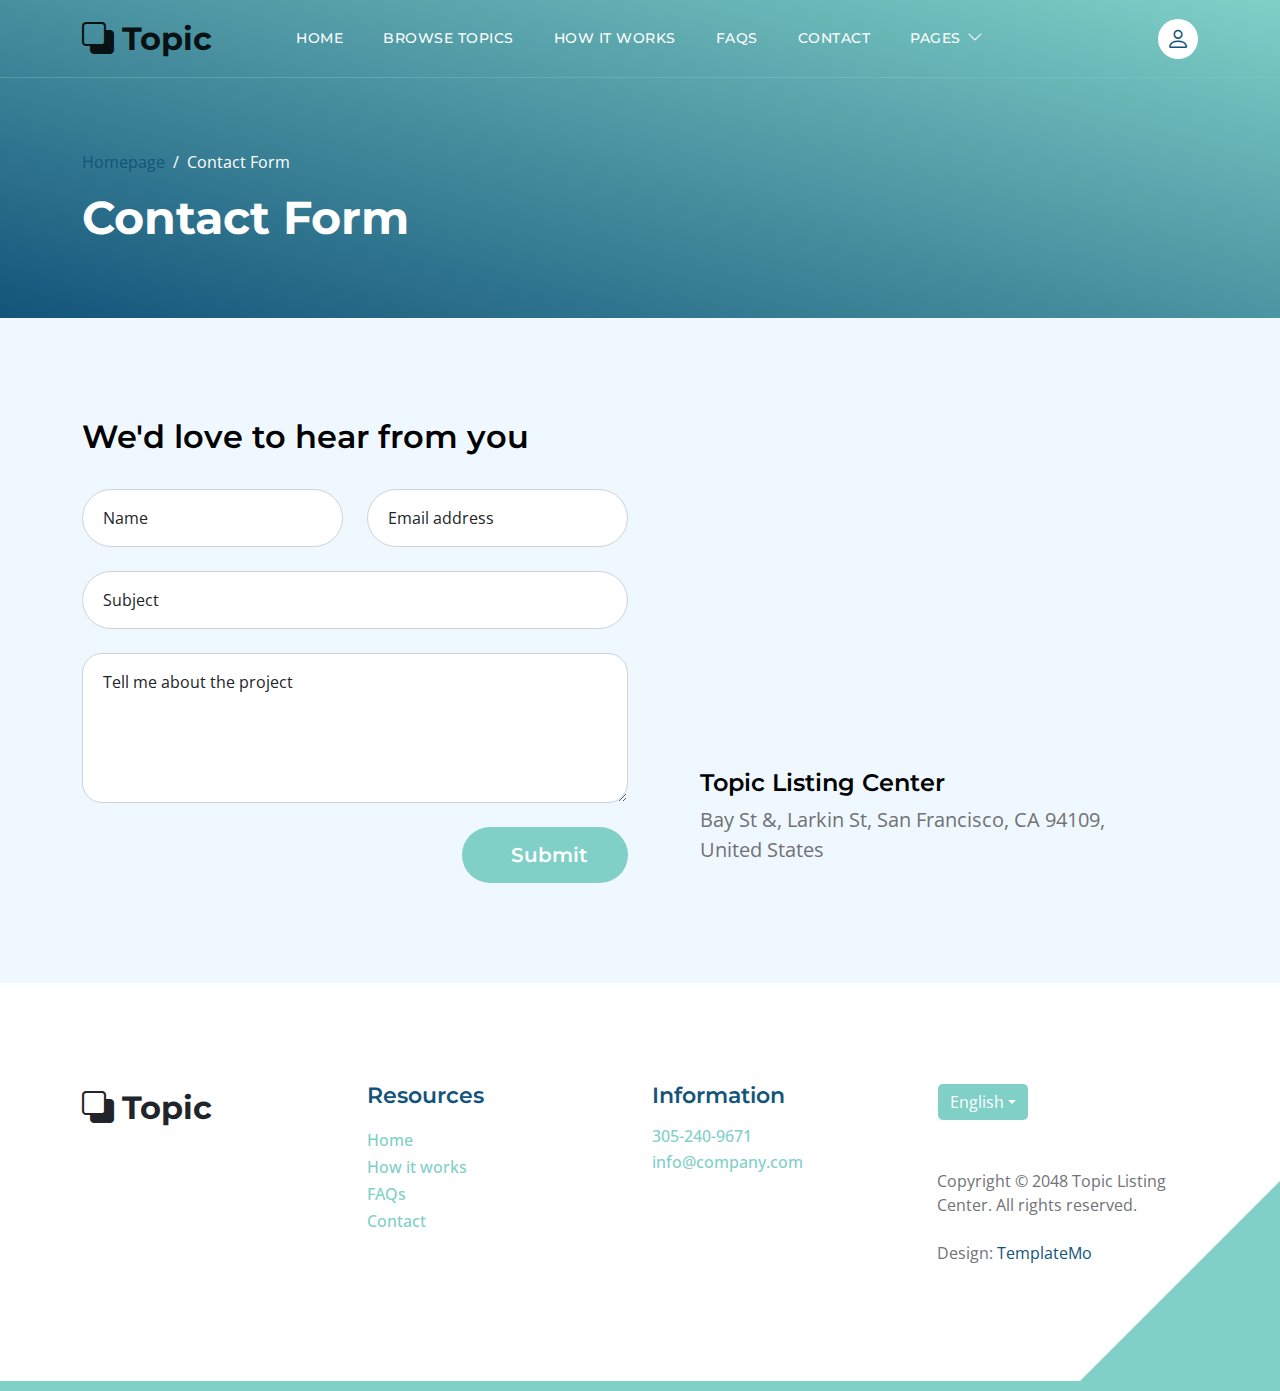
<file: project2/contact.html>
<!doctype html>
<html lang="en">
    <head>
        <meta charset="utf-8">
        <meta name="viewport" content="width=device-width, initial-scale=1">

        <meta name="description" content="">
        <meta name="author" content="">

        <title>Topic Listing Contact Page</title>

        <!-- CSS FILES -->        
        <link rel="preconnect" href="https://fonts.googleapis.com">
        
        <link rel="preconnect" href="https://fonts.gstatic.com" crossorigin>

        <link href="https://fonts.googleapis.com/css2?family=Montserrat:wght@500;600;700&family=Open+Sans&display=swap" rel="stylesheet">
                        
        <link href="css/bootstrap.min.css" rel="stylesheet">

        <link href="css/bootstrap-icons.css" rel="stylesheet">

        <link href="css/templatemo-topic-listing.css" rel="stylesheet">
<!--

TemplateMo 590 topic listing

https://templatemo.com/tm-590-topic-listing

-->
    </head>
    
    <body class="topics-listing-page" id="top">

        <main>

            <nav class="navbar navbar-expand-lg">
                <div class="container">
                    <a class="navbar-brand" href="index.html">
                        <i class="bi-back"></i>
                        <span>Topic</span>
                    </a>

                    <div class="d-lg-none ms-auto me-4">
                        <a href="#top" class="navbar-icon bi-person smoothscroll"></a>
                    </div>
    
                    <button class="navbar-toggler" type="button" data-bs-toggle="collapse" data-bs-target="#navbarNav" aria-controls="navbarNav" aria-expanded="false" aria-label="Toggle navigation">
                        <span class="navbar-toggler-icon"></span>
                    </button>
    
                    <div class="collapse navbar-collapse" id="navbarNav">
                        <ul class="navbar-nav ms-lg-5 me-lg-auto">
                            <li class="nav-item">
                                <a class="nav-link click-scroll" href="index.html#section_1">Home</a>
                            </li>

                            <li class="nav-item">
                                <a class="nav-link click-scroll" href="index.html#section_2">Browse Topics</a>
                            </li>
    
                            <li class="nav-item">
                                <a class="nav-link click-scroll" href="index.html#section_3">How it works</a>
                            </li>

                            <li class="nav-item">
                                <a class="nav-link click-scroll" href="index.html#section_4">FAQs</a>
                            </li>
    
                            <li class="nav-item">
                                <a class="nav-link click-scroll" href="index.html#section_5">Contact</a>
                            </li>

                            <li class="nav-item dropdown">
                                <a class="nav-link dropdown-toggle" href="#section_5" id="navbarLightDropdownMenuLink" role="button" data-bs-toggle="dropdown" aria-expanded="false">Pages</a>

                                <ul class="dropdown-menu dropdown-menu-light" aria-labelledby="navbarLightDropdownMenuLink">
                                    <li><a class="dropdown-item" href="topics-listing.html">Topics Listing</a></li>

                                    <li><a class="dropdown-item active" href="contact.html">Contact Form</a></li>
                                </ul>
                            </li>
                        </ul>

                        <div class="d-none d-lg-block">
                            <a href="#top" class="navbar-icon bi-person smoothscroll"></a>
                        </div>
                    </div>
                </div>
            </nav>


            <header class="site-header d-flex flex-column justify-content-center align-items-center">
                <div class="container">
                    <div class="row align-items-center">

                        <div class="col-lg-5 col-12">
                            <nav aria-label="breadcrumb">
                                <ol class="breadcrumb">
                                    <li class="breadcrumb-item"><a href="index.html">Homepage</a></li>

                                    <li class="breadcrumb-item active" aria-current="page">Contact Form</li>
                                </ol>
                            </nav>

                            <h2 class="text-white">Contact Form</h2>
                        </div>

                    </div>
                </div>
            </header>


            <section class="section-padding section-bg">
                <div class="container">
                    <div class="row">

                        <div class="col-lg-12 col-12">
                            <h3 class="mb-4 pb-2">We'd love to hear from you</h3>
                        </div>

                        <div class="col-lg-6 col-12">
                            <form action="#" method="post" class="custom-form contact-form" role="form">
                                <div class="row">
                                    <div class="col-lg-6 col-md-6 col-12">
                                        <div class="form-floating">
                                            <input type="text" name="name" id="name" class="form-control" placeholder="Name" required="">
                                            
                                            <label for="floatingInput">Name</label>
                                        </div>
                                    </div>

                                    <div class="col-lg-6 col-md-6 col-12"> 
                                        <div class="form-floating">
                                            <input type="email" name="email" id="email" pattern="[^ @]*@[^ @]*" class="form-control" placeholder="Email address" required="">
                                            
                                            <label for="floatingInput">Email address</label>
                                        </div>
                                    </div>

                                    <div class="col-lg-12 col-12">
                                        <div class="form-floating">
                                            <input type="text" name="subject" id="name" class="form-control" placeholder="Name" required="">
                                            
                                            <label for="floatingInput">Subject</label>
                                        </div>

                                        <div class="form-floating">
                                            <textarea class="form-control" id="message" name="message" placeholder="Tell me about the project"></textarea>
                                            
                                            <label for="floatingTextarea">Tell me about the project</label>
                                        </div>
                                    </div>

                                    <div class="col-lg-4 col-12 ms-auto">
                                        <button type="submit" class="form-control">Submit</button>
                                    </div>

                                </div>
                            </form>
                        </div>

                        <div class="col-lg-5 col-12 mx-auto mt-5 mt-lg-0">
                            <iframe class="google-map" src="https://www.google.com/maps/embed?pb=!1m18!1m12!1m3!1d2595.065641062665!2d-122.4230416990949!3d37.80335401520422!2m3!1f0!2f0!3f0!3m2!1i1024!2i768!4f13.1!3m3!1m2!1s0x80858127459fabad%3A0x808ba520e5e9edb7!2sFrancisco%20Park!5e1!3m2!1sen!2sth!4v1684340239744!5m2!1sen!2sth" width="100%" height="250" style="border:0;" allowfullscreen="" loading="lazy" referrerpolicy="no-referrer-when-downgrade"></iframe>

                            <h5 class="mt-4 mb-2">Topic Listing Center</h5>

                            <p>Bay St &amp;, Larkin St, San Francisco, CA 94109, United States</p>
                        </div>

                    </div>
                </div>
            </section>
        </main>

        <footer class="site-footer section-padding">
            <div class="container">
                <div class="row">

                    <div class="col-lg-3 col-12 mb-4 pb-2">
                        <a class="navbar-brand mb-2" href="index.html">
                            <i class="bi-back"></i>
                            <span>Topic</span>
                        </a>
                    </div>

                    <div class="col-lg-3 col-md-4 col-6">
                        <h6 class="site-footer-title mb-3">Resources</h6>

                        <ul class="site-footer-links">
                            <li class="site-footer-link-item">
                                <a href="#" class="site-footer-link">Home</a>
                            </li>

                            <li class="site-footer-link-item">
                                <a href="#" class="site-footer-link">How it works</a>
                            </li>

                            <li class="site-footer-link-item">
                                <a href="#" class="site-footer-link">FAQs</a>
                            </li>

                            <li class="site-footer-link-item">
                                <a href="#" class="site-footer-link">Contact</a>
                            </li>
                        </ul>
                    </div>

                    <div class="col-lg-3 col-md-4 col-6 mb-4 mb-lg-0">
                        <h6 class="site-footer-title mb-3">Information</h6>

                        <p class="text-white d-flex mb-1">
                            <a href="tel: 305-240-9671" class="site-footer-link">
                                305-240-9671
                            </a>
                        </p>

                        <p class="text-white d-flex">
                            <a href="mailto:info@company.com" class="site-footer-link">
                                info@company.com
                            </a>
                        </p>
                    </div>

                    <div class="col-lg-3 col-md-4 col-12 mt-4 mt-lg-0 ms-auto">
                        <div class="dropdown">
                            <button class="btn btn-secondary dropdown-toggle" type="button" data-bs-toggle="dropdown" aria-expanded="false">
                            English</button>

                            <ul class="dropdown-menu">
                                <li><button class="dropdown-item" type="button">Thai</button></li>

                                <li><button class="dropdown-item" type="button">Myanmar</button></li>

                                <li><button class="dropdown-item" type="button">Arabic</button></li>
                            </ul>
                        </div>

                        <p class="copyright-text mt-lg-5 mt-4">Copyright © 2048 Topic Listing Center. All rights reserved.
                        <br><br>Design: <a rel="nofollow" href="https://templatemo.com" target="_blank">TemplateMo</a></p>
                        
                    </div>

                </div>
            </div>
        </footer>

        <!-- JAVASCRIPT FILES -->
        <script src="js/jquery.min.js"></script>
        <script src="js/bootstrap.bundle.min.js"></script>
        <script src="js/jquery.sticky.js"></script>
        <script src="js/custom.js"></script>

    </body>
</html>
</file>
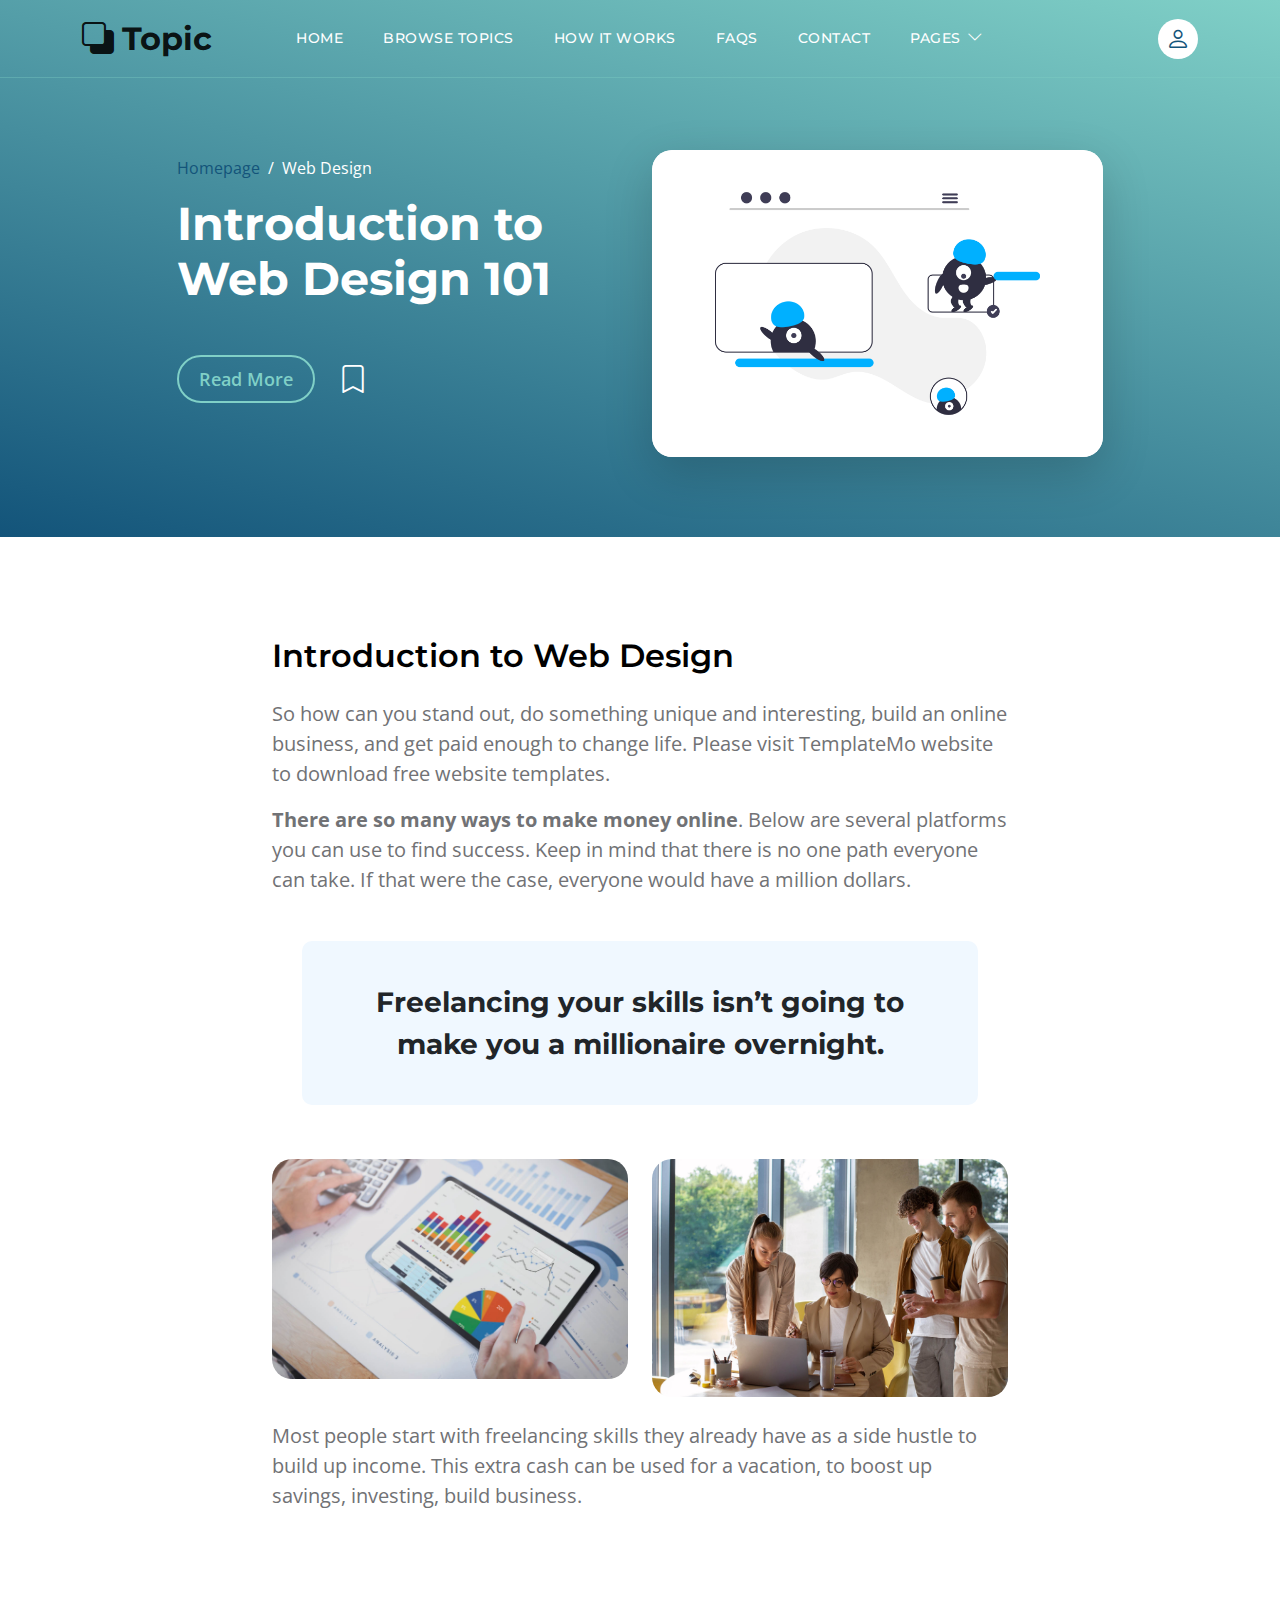
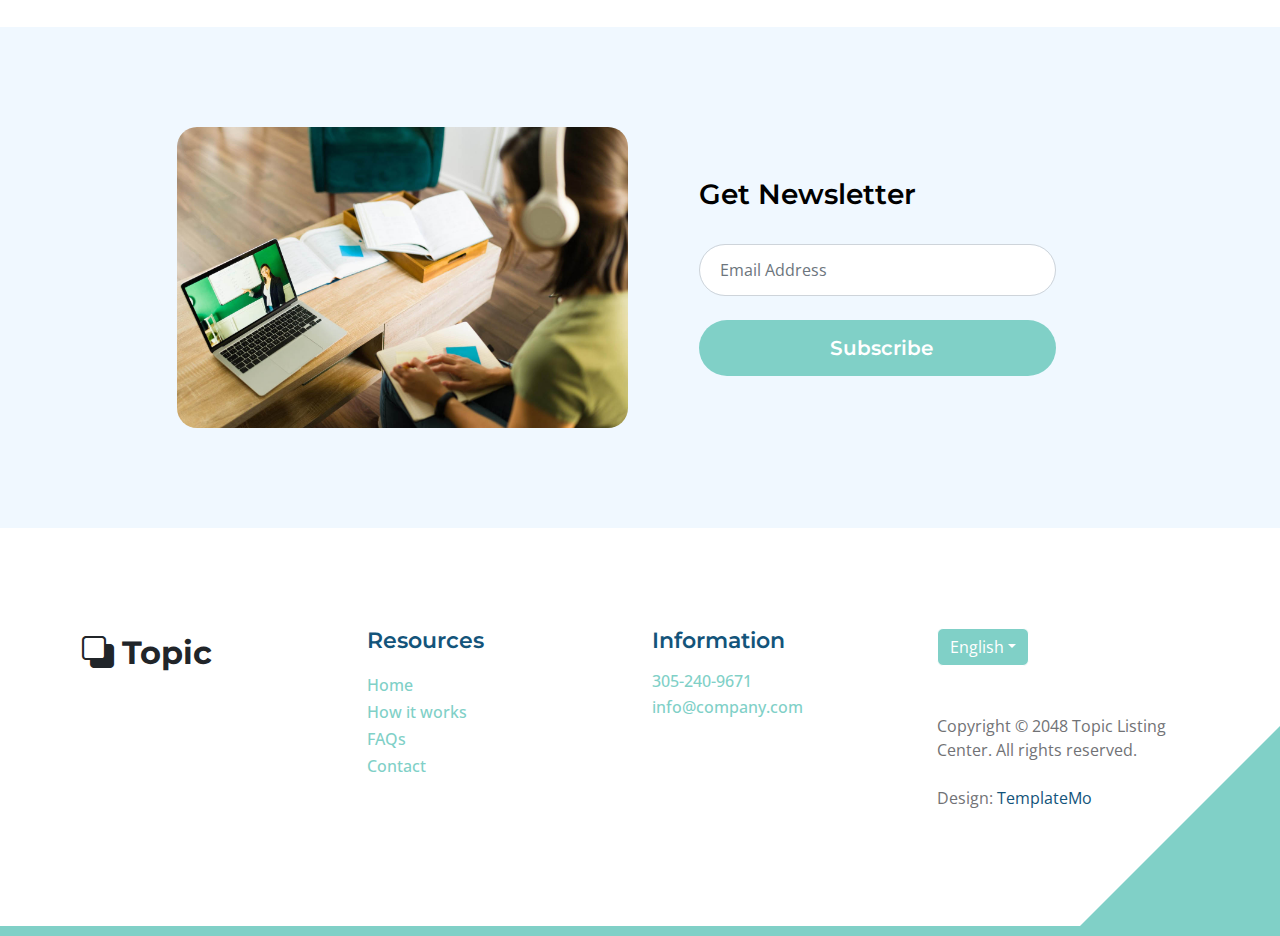
<file: project2/topics-detail.html>
<!doctype html>
<html lang="en">
    <head>
        <meta charset="utf-8">
        <meta name="viewport" content="width=device-width, initial-scale=1">

        <meta name="description" content="">
        <meta name="author" content="">

        <title>Topic Detail Page</title>

        <!-- CSS FILES -->        
        <link rel="preconnect" href="https://fonts.googleapis.com">
        
        <link rel="preconnect" href="https://fonts.gstatic.com" crossorigin>

        <link href="https://fonts.googleapis.com/css2?family=Montserrat:wght@500;600;700&family=Open+Sans&display=swap" rel="stylesheet">
                        
        <link href="css/bootstrap.min.css" rel="stylesheet">

        <link href="css/bootstrap-icons.css" rel="stylesheet">

        <link href="css/templatemo-topic-listing.css" rel="stylesheet">
<!--

TemplateMo 590 topic listing

https://templatemo.com/tm-590-topic-listing

-->
    </head>
    
    <body id="top">

        <main>

            <nav class="navbar navbar-expand-lg">
                <div class="container">
                    <a class="navbar-brand" href="index.html">
                        <i class="bi-back"></i>
                        <span>Topic</span>
                    </a>

                    <div class="d-lg-none ms-auto me-4">
                        <a href="#top" class="navbar-icon bi-person smoothscroll"></a>
                    </div>
    
                    <button class="navbar-toggler" type="button" data-bs-toggle="collapse" data-bs-target="#navbarNav" aria-controls="navbarNav" aria-expanded="false" aria-label="Toggle navigation">
                        <span class="navbar-toggler-icon"></span>
                    </button>
    
                    <div class="collapse navbar-collapse" id="navbarNav">
                        <ul class="navbar-nav ms-lg-5 me-lg-auto">
                            <li class="nav-item">
                                <a class="nav-link click-scroll" href="index.html#section_1">Home</a>
                            </li>

                            <li class="nav-item">
                                <a class="nav-link click-scroll" href="index.html#section_2">Browse Topics</a>
                            </li>
    
                            <li class="nav-item">
                                <a class="nav-link click-scroll" href="index.html#section_3">How it works</a>
                            </li>

                            <li class="nav-item">
                                <a class="nav-link click-scroll" href="index.html#section_4">FAQs</a>
                            </li>
    
                            <li class="nav-item">
                                <a class="nav-link click-scroll" href="index.html#section_5">Contact</a>
                            </li>

                            <li class="nav-item dropdown">
                                <a class="nav-link dropdown-toggle" href="#section_5" id="navbarLightDropdownMenuLink" role="button" data-bs-toggle="dropdown" aria-expanded="false">Pages</a>

                                <ul class="dropdown-menu dropdown-menu-light" aria-labelledby="navbarLightDropdownMenuLink">
                                    <li><a class="dropdown-item" href="topics-listing.html">Topics Listing</a></li>

                                    <li><a class="dropdown-item" href="contact.html">Contact Form</a></li>
                                </ul>
                            </li>
                        </ul>

                        <div class="d-none d-lg-block">
                            <a href="#top" class="navbar-icon bi-person smoothscroll"></a>
                        </div>
                    </div>
                </div>
            </nav>
            

            <header class="site-header d-flex flex-column justify-content-center align-items-center">
                <div class="container">
                    <div class="row justify-content-center align-items-center">

                        <div class="col-lg-5 col-12 mb-5">
                            <nav aria-label="breadcrumb">
                                <ol class="breadcrumb">
                                    <li class="breadcrumb-item"><a href="index.html">Homepage</a></li>

                                    <li class="breadcrumb-item active" aria-current="page">Web Design</li>
                                </ol>
                            </nav>

                            <h2 class="text-white">Introduction to <br> Web Design 101</h2>

                            <div class="d-flex align-items-center mt-5">
                                <a href="#topics-detail" class="btn custom-btn custom-border-btn smoothscroll me-4">Read More</a>

                                <a href="#top" class="custom-icon bi-bookmark smoothscroll"></a>
                            </div>
                        </div>

                        <div class="col-lg-5 col-12">
                            <div class="topics-detail-block bg-white shadow-lg">
                                <img src="images/topics/undraw_Remote_design_team_re_urdx.png" class="topics-detail-block-image img-fluid">
                            </div>
                        </div>

                    </div>
                </div>
            </header>


            <section class="topics-detail-section section-padding" id="topics-detail">
                <div class="container">
                    <div class="row">

                        <div class="col-lg-8 col-12 m-auto">
                            <h3 class="mb-4">Introduction to Web Design</h3>

                            <p>So how can you stand out, do something unique and interesting, build an online business, and get paid enough to change life. Please visit TemplateMo website to download free website templates.</p>

                            <p><strong>There are so many ways to make money online</strong>. Below are several platforms you can use to find success. Keep in mind that there is no one path everyone can take. If that were the case, everyone would have a million dollars.</p>

                            <blockquote>
                                Freelancing your skills isn’t going to make you a millionaire overnight.
                            </blockquote>

                            <div class="row my-4">
                                <div class="col-lg-6 col-md-6 col-12">
                                    <img src="images/businesswoman-using-tablet-analysis.jpg" class="topics-detail-block-image img-fluid">
                                </div>

                                <div class="col-lg-6 col-md-6 col-12 mt-4 mt-lg-0 mt-md-0">
                                    <img src="images/colleagues-working-cozy-office-medium-shot.jpg" class="topics-detail-block-image img-fluid">
                                </div>
                            </div>

                            <p>Most people start with freelancing skills they already have as a side hustle to build up income. This extra cash can be used for a vacation, to boost up savings, investing, build business.</p>
                        </div>

                    </div>
                </div>
            </section>


            <section class="section-padding section-bg">
                <div class="container">
                    <div class="row justify-content-center">

                        <div class="col-lg-5 col-12">
                            <img src="images/rear-view-young-college-student.jpg" class="newsletter-image img-fluid" alt="">
                        </div>

                        <div class="col-lg-5 col-12 subscribe-form-wrap d-flex justify-content-center align-items-center">
                            <form class="custom-form subscribe-form" action="#" method="post" role="form">
                                <h4 class="mb-4 pb-2">Get Newsletter</h4>

                                <input type="email" name="subscribe-email" id="subscribe-email" pattern="[^ @]*@[^ @]*" class="form-control" placeholder="Email Address" required="">

                                <div class="col-lg-12 col-12">
                                    <button type="submit" class="form-control">Subscribe</button>
                                </div>
                            </form>
                        </div>

                    </div>
                </div>
            </section>
        </main>
		
        <footer class="site-footer section-padding">
            <div class="container">
                <div class="row">

                    <div class="col-lg-3 col-12 mb-4 pb-2">
                        <a class="navbar-brand mb-2" href="index.html">
                            <i class="bi-back"></i>
                            <span>Topic</span>
                        </a>
                    </div>

                    <div class="col-lg-3 col-md-4 col-6">
                        <h6 class="site-footer-title mb-3">Resources</h6>

                        <ul class="site-footer-links">
                            <li class="site-footer-link-item">
                                <a href="#" class="site-footer-link">Home</a>
                            </li>

                            <li class="site-footer-link-item">
                                <a href="#" class="site-footer-link">How it works</a>
                            </li>

                            <li class="site-footer-link-item">
                                <a href="#" class="site-footer-link">FAQs</a>
                            </li>

                            <li class="site-footer-link-item">
                                <a href="#" class="site-footer-link">Contact</a>
                            </li>
                        </ul>
                    </div>

                    <div class="col-lg-3 col-md-4 col-6 mb-4 mb-lg-0">
                        <h6 class="site-footer-title mb-3">Information</h6>

                        <p class="text-white d-flex mb-1">
                            <a href="tel: 305-240-9671" class="site-footer-link">
                                305-240-9671
                            </a>
                        </p>

                        <p class="text-white d-flex">
                            <a href="mailto:info@company.com" class="site-footer-link">
                                info@company.com
                            </a>
                        </p>
                    </div>

                    <div class="col-lg-3 col-md-4 col-12 mt-4 mt-lg-0 ms-auto">
                        <div class="dropdown">
                            <button class="btn btn-secondary dropdown-toggle" type="button" data-bs-toggle="dropdown" aria-expanded="false">
                            English</button>

                            <ul class="dropdown-menu">
                                <li><button class="dropdown-item" type="button">Thai</button></li>

                                <li><button class="dropdown-item" type="button">Myanmar</button></li>

                                <li><button class="dropdown-item" type="button">Arabic</button></li>
                            </ul>
                        </div>

                        <p class="copyright-text mt-lg-5 mt-4">Copyright © 2048 Topic Listing Center. All rights reserved.
                        <br><br>Design: <a rel="nofollow" href="https://templatemo.com" target="_blank">TemplateMo</a></p>
                        
                    </div>

                </div>
            </div>
        </footer>

        <!-- JAVASCRIPT FILES -->
        <script src="js/jquery.min.js"></script>
        <script src="js/bootstrap.bundle.min.js"></script>
        <script src="js/jquery.sticky.js"></script>
        <script src="js/custom.js"></script>

    </body>
</html>
</file>
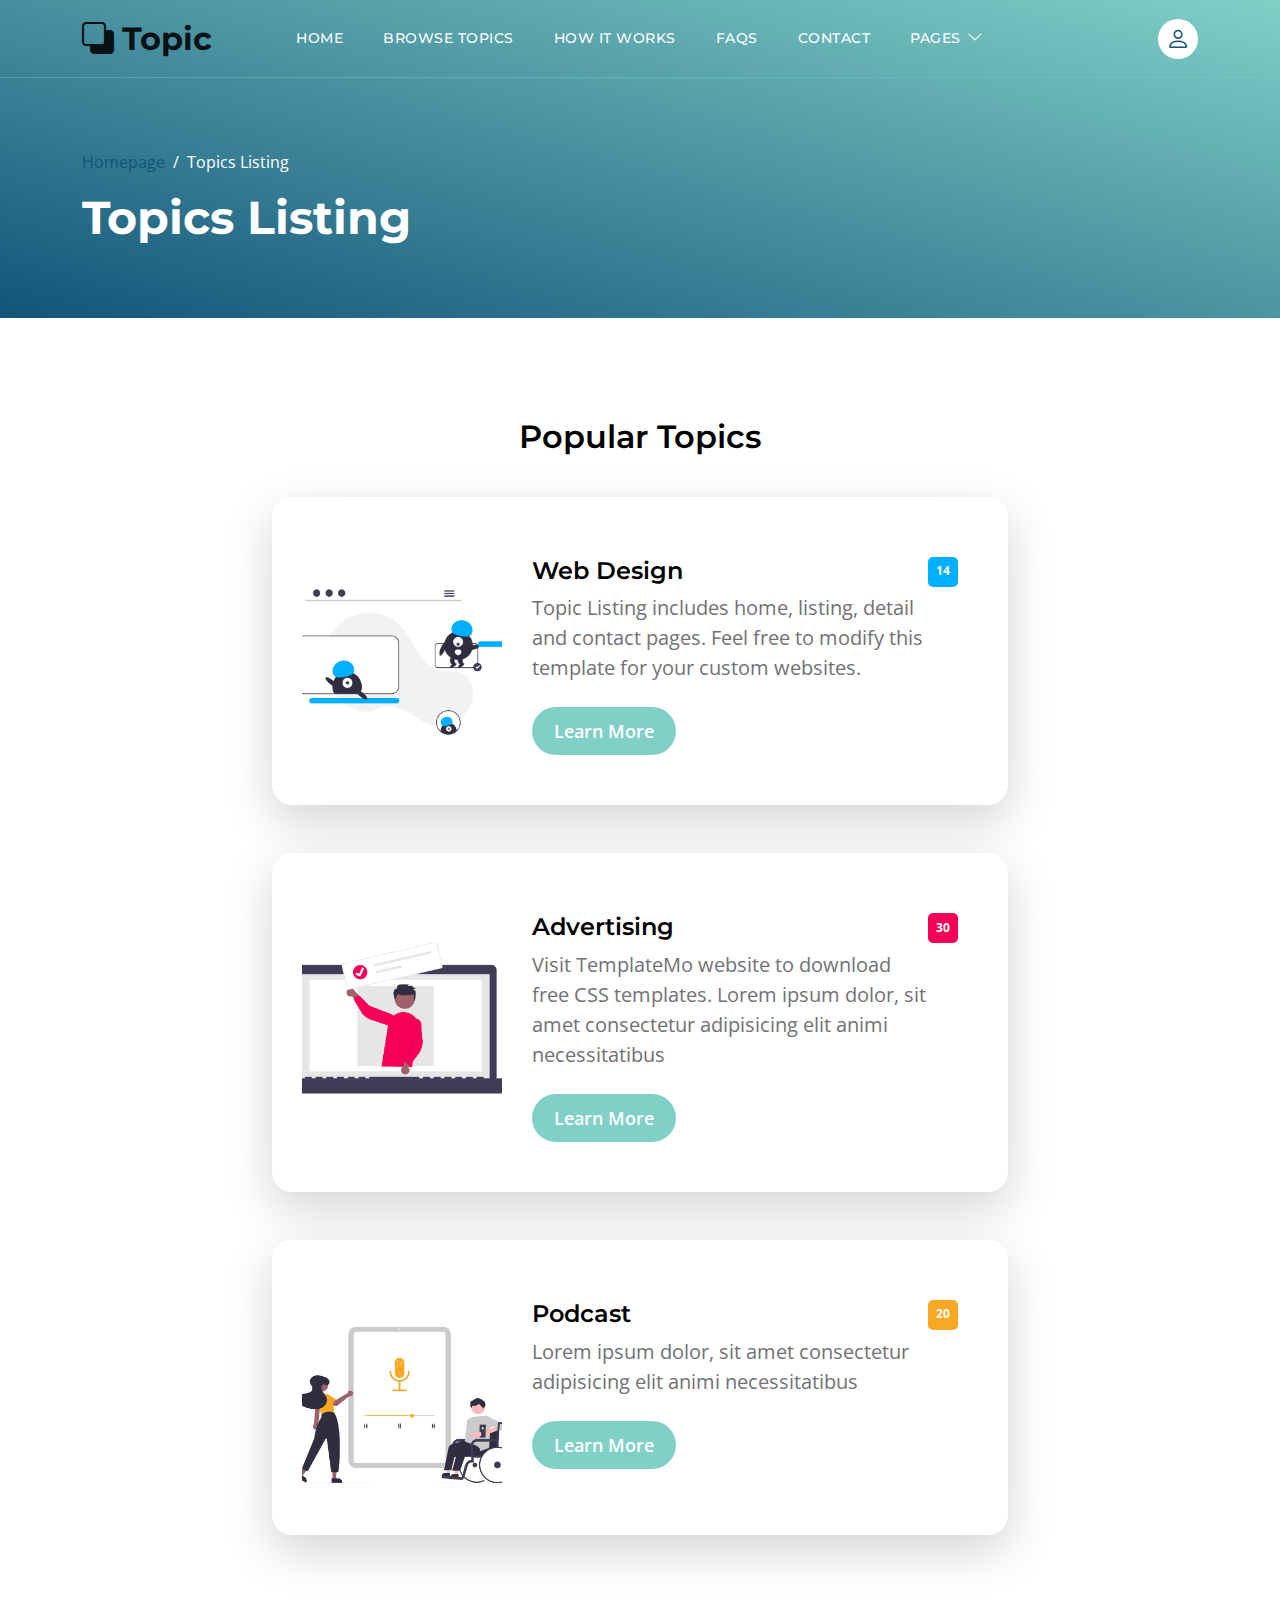
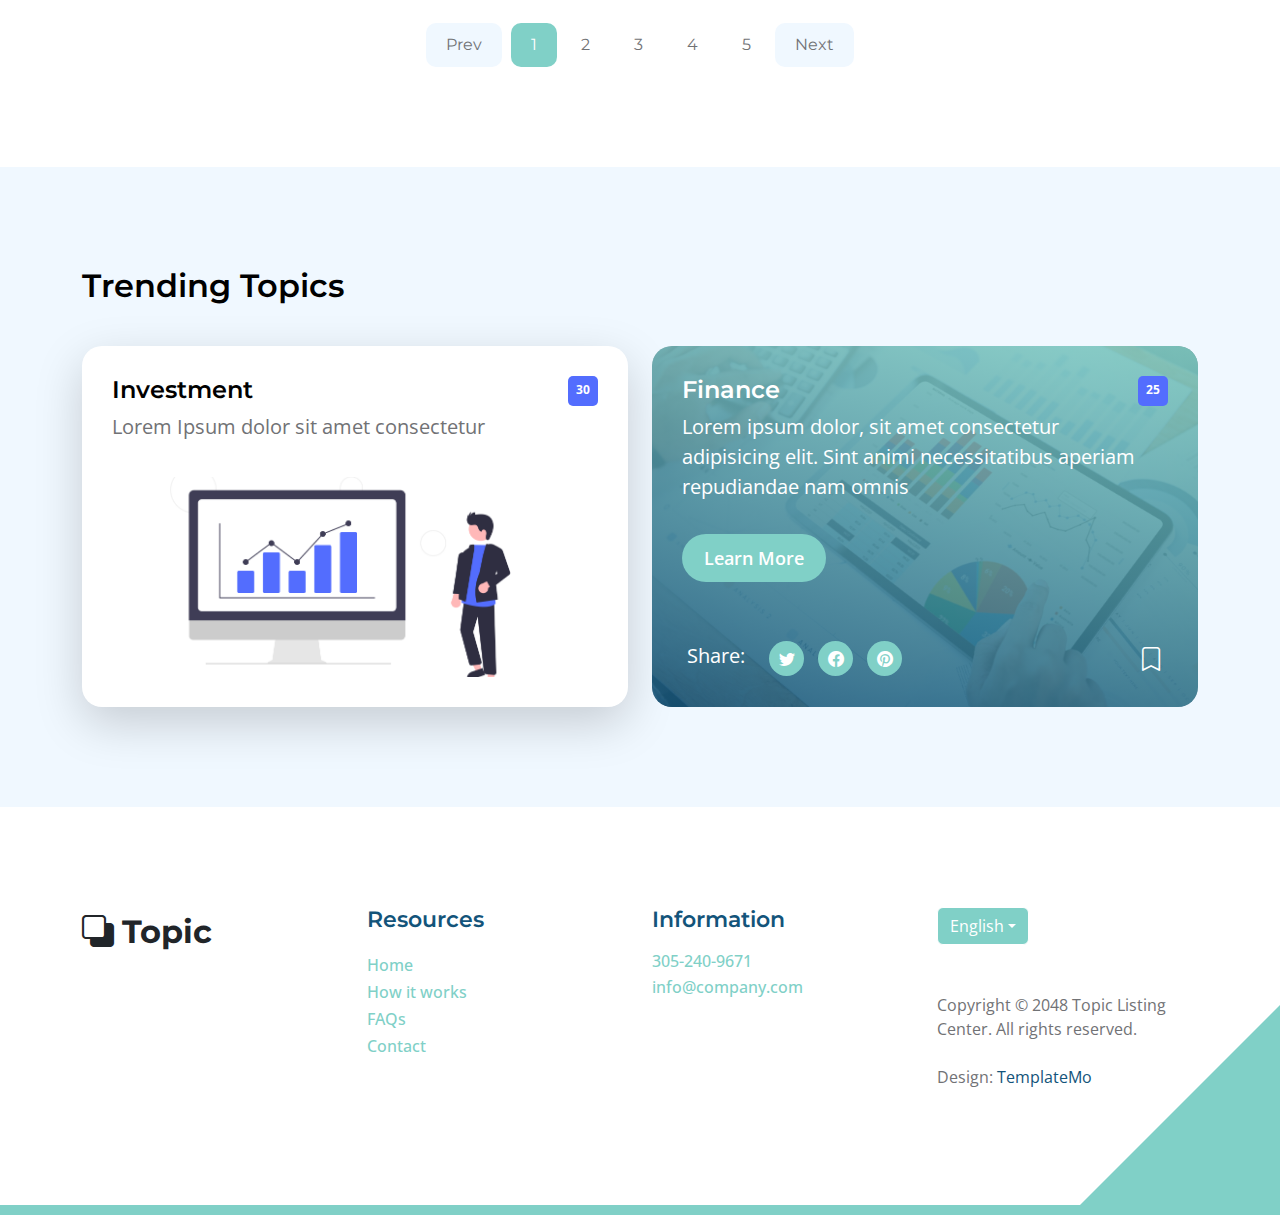
<file: project2/topics-listing.html>
<!doctype html>
<html lang="en">
    <head>
        <meta charset="utf-8">
        <meta name="viewport" content="width=device-width, initial-scale=1">

        <meta name="description" content="">
        <meta name="author" content="">

        <title>Topic Listing Page</title>

        <!-- CSS FILES -->        
        <link rel="preconnect" href="https://fonts.googleapis.com">
        
        <link rel="preconnect" href="https://fonts.gstatic.com" crossorigin>

        <link href="https://fonts.googleapis.com/css2?family=Montserrat:wght@500;600;700&family=Open+Sans&display=swap" rel="stylesheet">
                        
        <link href="css/bootstrap.min.css" rel="stylesheet">

        <link href="css/bootstrap-icons.css" rel="stylesheet">

        <link href="css/templatemo-topic-listing.css" rel="stylesheet">
<!--

TemplateMo 590 topic listing

https://templatemo.com/tm-590-topic-listing

-->
    </head>
    
    <body class="topics-listing-page" id="top">

        <main>

            <nav class="navbar navbar-expand-lg">
                <div class="container">
                    <a class="navbar-brand" href="index.html">
                        <i class="bi-back"></i>
                        <span>Topic</span>
                    </a>

                    <div class="d-lg-none ms-auto me-4">
                        <a href="#top" class="navbar-icon bi-person smoothscroll"></a>
                    </div>
    
                    <button class="navbar-toggler" type="button" data-bs-toggle="collapse" data-bs-target="#navbarNav" aria-controls="navbarNav" aria-expanded="false" aria-label="Toggle navigation">
                        <span class="navbar-toggler-icon"></span>
                    </button>
    
                    <div class="collapse navbar-collapse" id="navbarNav">
                        <ul class="navbar-nav ms-lg-5 me-lg-auto">
                            <li class="nav-item">
                                <a class="nav-link click-scroll" href="index.html#section_1">Home</a>
                            </li>

                            <li class="nav-item">
                                <a class="nav-link click-scroll" href="index.html#section_2">Browse Topics</a>
                            </li>
    
                            <li class="nav-item">
                                <a class="nav-link click-scroll" href="index.html#section_3">How it works</a>
                            </li>

                            <li class="nav-item">
                                <a class="nav-link click-scroll" href="index.html#section_4">FAQs</a>
                            </li>
    
                            <li class="nav-item">
                                <a class="nav-link click-scroll" href="index.html#section_5">Contact</a>
                            </li>

                            <li class="nav-item dropdown">
                                <a class="nav-link dropdown-toggle" href="#section_5" id="navbarLightDropdownMenuLink" role="button" data-bs-toggle="dropdown" aria-expanded="false">Pages</a>

                                <ul class="dropdown-menu dropdown-menu-light" aria-labelledby="navbarLightDropdownMenuLink">
                                    <li><a class="dropdown-item active" href="topics-listing.html">Topics Listing</a></li>

                                    <li><a class="dropdown-item" href="contact.html">Contact Form</a></li>
                                </ul>
                            </li>
                        </ul>

                        <div class="d-none d-lg-block">
                            <a href="#top" class="navbar-icon bi-person smoothscroll"></a>
                        </div>
                    </div>
                </div>
            </nav>


            <header class="site-header d-flex flex-column justify-content-center align-items-center">
                <div class="container">
                    <div class="row align-items-center">

                        <div class="col-lg-5 col-12">
                            <nav aria-label="breadcrumb">
                                <ol class="breadcrumb">
                                    <li class="breadcrumb-item"><a href="index.html">Homepage</a></li>

                                    <li class="breadcrumb-item active" aria-current="page">Topics Listing</li>
                                </ol>
                            </nav>

                            <h2 class="text-white">Topics Listing</h2>
                        </div>

                    </div>
                </div>
            </header>


            <section class="section-padding">
                <div class="container">
                    <div class="row">

                        <div class="col-lg-12 col-12 text-center">
                            <h3 class="mb-4">Popular Topics</h3>
                        </div>

                        <div class="col-lg-8 col-12 mt-3 mx-auto">
                            <div class="custom-block custom-block-topics-listing bg-white shadow-lg mb-5">
                                <div class="d-flex">
                                    <img src="images/topics/undraw_Remote_design_team_re_urdx.png" class="custom-block-image img-fluid" alt="">

                                    <div class="custom-block-topics-listing-info d-flex">
                                        <div>
                                            <h5 class="mb-2">Web Design</h5>

                                            <p class="mb-0">Topic Listing includes home, listing, detail and contact pages. Feel free to modify this template for your custom websites.</p>

                                            <a href="topics-detail.html" class="btn custom-btn mt-3 mt-lg-4">Learn More</a>
                                        </div>

                                        <span class="badge bg-design rounded-pill ms-auto">14</span>
                                    </div>
                                </div>
                            </div>

                            <div class="custom-block custom-block-topics-listing bg-white shadow-lg mb-5">
                                <div class="d-flex">
                                    <img src="images/topics/undraw_online_ad_re_ol62.png" class="custom-block-image img-fluid" alt="">

                                    <div class="custom-block-topics-listing-info d-flex">
                                        <div>
                                            <h5 class="mb-2">Advertising</h5>

                                            <p class="mb-0">Visit TemplateMo website to download free CSS templates. Lorem ipsum dolor, sit amet consectetur adipisicing elit animi necessitatibus</p>

                                            <a href="topics-detail.html" class="btn custom-btn mt-3 mt-lg-4">Learn More</a>
                                        </div>

                                        <span class="badge bg-advertising rounded-pill ms-auto">30</span>
                                    </div>
                                </div>
                            </div>

                            <div class="custom-block custom-block-topics-listing bg-white shadow-lg mb-5">
                                <div class="d-flex">
                                    <img src="images/topics/undraw_Podcast_audience_re_4i5q.png" class="custom-block-image img-fluid" alt="">

                                    <div class="custom-block-topics-listing-info d-flex">
                                        <div>
                                            <h5 class="mb-2">Podcast</h5>

                                            <p class="mb-0">Lorem ipsum dolor, sit amet consectetur adipisicing elit animi necessitatibus</p>

                                            <a href="topics-detail.html" class="btn custom-btn mt-3 mt-lg-4">Learn More</a>
                                        </div>

                                        <span class="badge bg-music rounded-pill ms-auto">20</span>
                                    </div>
                                </div>
                            </div>
                        </div>

                        <div class="col-lg-12 col-12">
                            <nav aria-label="Page navigation example">
                                <ul class="pagination justify-content-center mb-0">
                                    <li class="page-item">
                                        <a class="page-link" href="#" aria-label="Previous">
                                            <span aria-hidden="true">Prev</span>
                                        </a>
                                    </li>

                                    <li class="page-item active" aria-current="page">
                                        <a class="page-link" href="#">1</a>
                                    </li>
                                    
                                    <li class="page-item">
                                        <a class="page-link" href="#">2</a>
                                    </li>
                                    
                                    <li class="page-item">
                                        <a class="page-link" href="#">3</a>
                                    </li>

                                    <li class="page-item">
                                        <a class="page-link" href="#">4</a>
                                    </li>

                                    <li class="page-item">
                                        <a class="page-link" href="#">5</a>
                                    </li>
                                    
                                    <li class="page-item">
                                        <a class="page-link" href="#" aria-label="Next">
                                            <span aria-hidden="true">Next</span>
                                        </a>
                                    </li>
                                </ul>
                            </nav>
                        </div>

                    </div>
                </div>
            </section>


            <section class="section-padding section-bg">
                <div class="container">
                    <div class="row">

                        <div class="col-lg-12 col-12">
                            <h3 class="mb-4">Trending Topics</h3>
                        </div>

                        <div class="col-lg-6 col-md-6 col-12 mt-3 mb-4 mb-lg-0">
                            <div class="custom-block bg-white shadow-lg">
                                <a href="topics-detail.html">
                                    <div class="d-flex">
                                        <div>
                                            <h5 class="mb-2">Investment</h5>

                                            <p class="mb-0">Lorem Ipsum dolor sit amet consectetur</p>
                                        </div>

                                        <span class="badge bg-finance rounded-pill ms-auto">30</span>
                                    </div>

                                    <img src="images/topics/undraw_Finance_re_gnv2.png" class="custom-block-image img-fluid" alt="">
                                </a>
                            </div>
                        </div>

                        <div class="col-lg-6 col-md-6 col-12 mt-lg-3">
                            <div class="custom-block custom-block-overlay">
                                <div class="d-flex flex-column h-100">
                                    <img src="images/businesswoman-using-tablet-analysis.jpg" class="custom-block-image img-fluid" alt="">

                                    <div class="custom-block-overlay-text d-flex">
                                        <div>
                                            <h5 class="text-white mb-2">Finance</h5>

                                            <p class="text-white">Lorem ipsum dolor, sit amet consectetur adipisicing elit. Sint animi necessitatibus aperiam repudiandae nam omnis</p>

                                            <a href="topics-detail.html" class="btn custom-btn mt-2 mt-lg-3">Learn More</a>
                                        </div>

                                        <span class="badge bg-finance rounded-pill ms-auto">25</span>
                                    </div>

                                    <div class="social-share d-flex">
                                        <p class="text-white me-4">Share:</p>

                                        <ul class="social-icon">
                                            <li class="social-icon-item">
                                                <a href="#" class="social-icon-link bi-twitter"></a>
                                            </li>

                                            <li class="social-icon-item">
                                                <a href="#" class="social-icon-link bi-facebook"></a>
                                            </li>

                                            <li class="social-icon-item">
                                                <a href="#" class="social-icon-link bi-pinterest"></a>
                                            </li>
                                        </ul>

                                        <a href="#" class="custom-icon bi-bookmark ms-auto"></a>
                                    </div>

                                    <div class="section-overlay"></div>
                                </div>
                            </div>
                        </div>

                    </div>
                </div>
            </section>
        </main>

		<footer class="site-footer section-padding">
            <div class="container">
                <div class="row">

                    <div class="col-lg-3 col-12 mb-4 pb-2">
                        <a class="navbar-brand mb-2" href="index.html">
                            <i class="bi-back"></i>
                            <span>Topic</span>
                        </a>
                    </div>

                    <div class="col-lg-3 col-md-4 col-6">
                        <h6 class="site-footer-title mb-3">Resources</h6>

                        <ul class="site-footer-links">
                            <li class="site-footer-link-item">
                                <a href="#" class="site-footer-link">Home</a>
                            </li>

                            <li class="site-footer-link-item">
                                <a href="#" class="site-footer-link">How it works</a>
                            </li>

                            <li class="site-footer-link-item">
                                <a href="#" class="site-footer-link">FAQs</a>
                            </li>

                            <li class="site-footer-link-item">
                                <a href="#" class="site-footer-link">Contact</a>
                            </li>
                        </ul>
                    </div>

                    <div class="col-lg-3 col-md-4 col-6 mb-4 mb-lg-0">
                        <h6 class="site-footer-title mb-3">Information</h6>

                        <p class="text-white d-flex mb-1">
                            <a href="tel: 305-240-9671" class="site-footer-link">
                                305-240-9671
                            </a>
                        </p>

                        <p class="text-white d-flex">
                            <a href="mailto:info@company.com" class="site-footer-link">
                                info@company.com
                            </a>
                        </p>
                    </div>

                    <div class="col-lg-3 col-md-4 col-12 mt-4 mt-lg-0 ms-auto">
                        <div class="dropdown">
                            <button class="btn btn-secondary dropdown-toggle" type="button" data-bs-toggle="dropdown" aria-expanded="false">
                            English</button>

                            <ul class="dropdown-menu">
                                <li><button class="dropdown-item" type="button">Thai</button></li>

                                <li><button class="dropdown-item" type="button">Myanmar</button></li>

                                <li><button class="dropdown-item" type="button">Arabic</button></li>
                            </ul>
                        </div>

                        <p class="copyright-text mt-lg-5 mt-4">Copyright © 2048 Topic Listing Center. All rights reserved.
                        <br><br>Design: <a rel="nofollow" href="https://templatemo.com" target="_blank">TemplateMo</a></p>
                        
                    </div>

                </div>
            </div>
        </footer>

        <!-- JAVASCRIPT FILES -->
        <script src="js/jquery.min.js"></script>
        <script src="js/bootstrap.bundle.min.js"></script>
        <script src="js/jquery.sticky.js"></script>
        <script src="js/custom.js"></script>

    </body>
</html>
</file>
<file: project2/css/templatemo-topic-listing.css>
/*

TemplateMo 590 topic listing

https://templatemo.com/tm-590-topic-listing

*/

/*---------------------------------------
  CUSTOM PROPERTIES ( VARIABLES )             
-----------------------------------------*/
:root {
  --white-color:                  #ffffff;
  --primary-color:                #13547a;
  --secondary-color:              #80d0c7;
  --section-bg-color:             #f0f8ff;
  --custom-btn-bg-color:          #80d0c7;
  --custom-btn-bg-hover-color:    #13547a;
  --dark-color:                   #000000;
  --p-color:                      #717275;
  --border-color:                 #7fffd4;
  --link-hover-color:             #13547a;

  --body-font-family:             'Open Sans', sans-serif;
  --title-font-family:            'Montserrat', sans-serif;

  --h1-font-size:                 58px;
  --h2-font-size:                 46px;
  --h3-font-size:                 32px;
  --h4-font-size:                 28px;
  --h5-font-size:                 24px;
  --h6-font-size:                 22px;
  --p-font-size:                  20px;
  --menu-font-size:               14px;
  --btn-font-size:                18px;
  --copyright-font-size:          16px;

  --border-radius-large:          100px;
  --border-radius-medium:         20px;
  --border-radius-small:          10px;

  --font-weight-normal:           400;
  --font-weight-medium:           500;
  --font-weight-semibold:         600;
  --font-weight-bold:             700;
}

body {
  background-color: var(--white-color);
  font-family: var(--body-font-family); 
}


/*---------------------------------------
  TYPOGRAPHY               
-----------------------------------------*/

h2,
h3,
h4,
h5,
h6 {
  color: var(--dark-color);
}

h1,
h2,
h3,
h4,
h5,
h6 {
  font-family: var(--title-font-family); 
  font-weight: var(--font-weight-semibold);
}

h1 {
  font-size: var(--h1-font-size);
  font-weight: var(--font-weight-bold);
}

h2 {
  font-size: var(--h2-font-size);
  font-weight: var(--font-weight-bold);
}

h3 {
  font-size: var(--h3-font-size);
}

h4 {
  font-size: var(--h4-font-size);
}

h5 {
  font-size: var(--h5-font-size);
}

h6 {
  color: var(--primary-color);
  font-size: var(--h6-font-size);
}

p {
  color: var(--p-color);
  font-size: var(--p-font-size);
  font-weight: var(--font-weight-normal);
}

ul li {
  color: var(--p-color);
  font-size: var(--p-font-size);
  font-weight: var(--font-weight-normal);
}

a, 
button {
  touch-action: manipulation;
  transition: all 0.3s;
}

a {
  display: inline-block;
  color: var(--primary-color);
  text-decoration: none;
}

a:hover {
  color: var(--link-hover-color);
}

b,
strong {
  font-weight: var(--font-weight-bold);
}


/*---------------------------------------
  SECTION               
-----------------------------------------*/
.section-padding {
  padding-top: 100px;
  padding-bottom: 100px;
}

.section-bg {
  background-color: var(--section-bg-color);
}

.section-overlay {
  background-image: linear-gradient(15deg, #13547a 0%, #80d0c7 100%);
  position: absolute;
  top: 0;
  left: 0;
  pointer-events: none;
  width: 100%;
  height: 100%;
  opacity: 0.85;
}

.section-overlay + .container {
  position: relative;
}

.tab-content {
  background-color: var(--white-color);
  border-radius: var(--border-radius-medium);
}

.nav-tabs {
  border-bottom: 1px solid #ecf3f2;
  margin-bottom: 40px;
  justify-content: center;
}

.nav-tabs .nav-link {
  border-radius: 0;
  border-top: 0;
  border-right: 0;
  border-left: 0;
  color: var(--p-color);
  font-family: var(--title-font-family);
  font-size: var(--btn-font-size);
  font-weight: var(--font-weight-medium);
  padding: 15px 25px;
  transition: all 0.3s;
}

.nav-tabs .nav-link:first-child {
  margin-right: 20px;
}

.nav-tabs .nav-item.show .nav-link, 
.nav-tabs .nav-link.active,
.nav-tabs .nav-link:focus, 
.nav-tabs .nav-link:hover {
  border-bottom-color: var(--primary-color);
  color: var(--primary-color);
}


/*---------------------------------------
  CUSTOM ICON COLOR               
-----------------------------------------*/
.custom-icon {
  color: var(--secondary-color);
}


/*---------------------------------------
  CUSTOM BUTTON               
-----------------------------------------*/
.custom-btn {
  background: var(--custom-btn-bg-color);
  border: 2px solid transparent;
  border-radius: var(--border-radius-large);
  color: var(--white-color);
  font-size: var(--btn-font-size);
  font-weight: var(--font-weight-semibold);
  line-height: normal;
  transition: all 0.3s;
  padding: 10px 20px;
}

.custom-btn:hover {
  background: var(--custom-btn-bg-hover-color);
  color: var(--white-color);
}

.custom-border-btn {
  background: transparent;
  border: 2px solid var(--custom-btn-bg-color);
  color: var(--custom-btn-bg-color);
}

.custom-border-btn:hover {
  background: var(--custom-btn-bg-color);
  border-color: transparent;
  color: var(--white-color);
}

.custom-btn-bg-white {
  border-color: var(--white-color);
  color: var(--white-color);
}


/*---------------------------------------
  SITE HEADER              
-----------------------------------------*/
.site-header {
  background-image: linear-gradient(15deg, #13547a 0%, #80d0c7 100%);
  padding-top: 150px;
  padding-bottom: 80px;
}

.site-header .container {
  height: 100%;
}

.breadcrumb-item+.breadcrumb-item::before,
.breadcrumb-item a:hover,
.breadcrumb-item.active {
  color: var(--white-color);
}

.site-header .custom-icon {
  color: var(--white-color);
  font-size: var(--h4-font-size);
}

.site-header .custom-icon:hover {
  color: var(--secondary-color);
}


/*---------------------------------------
  NAVIGATION              
-----------------------------------------*/
.sticky-wrapper {
  position: absolute;
  top: 0;
  right: 0;
  left: 0;
}

.sticky-wrapper.is-sticky .navbar {
  background-color: var(--secondary-color);
}

.navbar {
  background: transparent;
  border-bottom: 1px solid rgba(128, 208, 199, 0.35);
  z-index: 9;
}

.navbar-brand,
.navbar-brand:hover {
  font-size: var(--h3-font-size);
  font-weight: var(--font-weight-bold);
  display: block;
}

.navbar-brand span {
  font-family: var(--title-font-family);
}

.navbar-expand-lg .navbar-nav .nav-link {
  border-radius: var(--border-radius-large);
  margin: 10px;
  padding: 10px;
}

.navbar-nav .nav-link {
  display: inline-block;
  color: var(--white-color);
  font-family: var(--title-font-family); 
  font-size: var(--menu-font-size);
  font-weight: var(--font-weight-medium);
  text-transform: uppercase;
  letter-spacing: 0.5px;
  position: relative;
  padding-top: 15px;
  padding-bottom: 15px;
}

.navbar-nav .nav-link.active, 
.navbar-nav .nav-link:hover {
  color: var(--primary-color);
}

.navbar .dropdown-menu {
  background: var(--white-color);
  box-shadow: 0 1rem 3rem rgba(0,0,0,.175);
  border: 0;
  display: inherit;
  opacity: 0;
  min-width: 9rem;
  margin-top: 20px;
  padding: 13px 0 10px 0;
  transition: all 0.3s;
  pointer-events: none;
}

.navbar .dropdown-menu::before {
  content: "";
  width: 0;
  height: 0;
  border-left: 20px solid transparent;
  border-right: 20px solid transparent;
  border-bottom: 15px solid var(--white-color);
  position: absolute;
  top: -10px;
  left: 10px;
}

.navbar .dropdown-item {
  display: inline-block;
  color: var(--p-bg-color);
  font-family: var(--title-font-family); 
  font-size: var(--menu-font-size);
  font-weight: var(--font-weight-medium);
  text-transform: uppercase;
  letter-spacing: 0.5px;
  position: relative;
}

.navbar .dropdown-item.active, 
.navbar .dropdown-item:active,
.navbar .dropdown-item:focus, 
.navbar .dropdown-item:hover {
  background: transparent;
  color: var(--primary-color);
}

.navbar .dropdown-toggle::after {
  content: "\f282";
  display: inline-block;
  font-family: bootstrap-icons !important;
  font-size: var(--copyright-font-size);
  font-style: normal;
  font-weight: normal !important;
  font-variant: normal;
  text-transform: none;
  line-height: 1;
  vertical-align: -.125em;
  -webkit-font-smoothing: antialiased;
  -moz-osx-font-smoothing: grayscale;
  position: relative;
  left: 2px;
  border: 0;
}

@media screen and (min-width: 992px) {
  .navbar .dropdown:hover .dropdown-menu {
    opacity: 1;
    margin-top: 0;
    pointer-events: auto;
  }
}

.navbar-icon {
  background: var(--white-color);
  border-radius: var(--border-radius-large);
  display: inline-block;
  font-size: var(--h5-font-size);
  width: 40px;
  height: 40px;
  line-height: 40px;
  text-align: center;
  transition: all 0.3s ease;
}

.navbar-icon:hover {
  background: var(--primary-color);
  color: var(--white-color);
}

.navbar-toggler {
  border: 0;
  padding: 0;
  cursor: pointer;
  margin: 0;
  width: 30px;
  height: 35px;
  outline: none;
}

.navbar-toggler:focus {
  outline: none;
  box-shadow: none;
}

.navbar-toggler[aria-expanded="true"] .navbar-toggler-icon {
  background: transparent;
}

.navbar-toggler[aria-expanded="true"] .navbar-toggler-icon:before,
.navbar-toggler[aria-expanded="true"] .navbar-toggler-icon:after {
  transition: top 300ms 50ms ease, -webkit-transform 300ms 350ms ease;
  transition: top 300ms 50ms ease, transform 300ms 350ms ease;
  transition: top 300ms 50ms ease, transform 300ms 350ms ease, -webkit-transform 300ms 350ms ease;
  top: 0;
}

.navbar-toggler[aria-expanded="true"] .navbar-toggler-icon:before {
  transform: rotate(45deg);
}

.navbar-toggler[aria-expanded="true"] .navbar-toggler-icon:after {
  transform: rotate(-45deg);
}

.navbar-toggler .navbar-toggler-icon {
  background: var(--white-color);
  transition: background 10ms 300ms ease;
  display: block;
  width: 30px;
  height: 2px;
  position: relative;
}

.navbar-toggler .navbar-toggler-icon:before,
.navbar-toggler .navbar-toggler-icon:after {
  transition: top 300ms 350ms ease, -webkit-transform 300ms 50ms ease;
  transition: top 300ms 350ms ease, transform 300ms 50ms ease;
  transition: top 300ms 350ms ease, transform 300ms 50ms ease, -webkit-transform 300ms 50ms ease;
  position: absolute;
  right: 0;
  left: 0;
  background: var(--white-color);
  width: 30px;
  height: 2px;
  content: '';
}

.navbar-toggler .navbar-toggler-icon::before {
  top: -8px;
}

.navbar-toggler .navbar-toggler-icon::after {
  top: 8px;
}


/*---------------------------------------
  HERO        
-----------------------------------------*/
.hero-section {
  background-image: linear-gradient(15deg, #13547a 0%, #80d0c7 100%);
  position: relative;
  overflow: hidden;
  padding-top: 150px;
  padding-bottom: 150px;
}

.hero-section .input-group {
  background-color: var(--white-color);
  border-radius: var(--border-radius-large);
  padding: 10px 15px;
}

.hero-section .input-group-text {
  background-color: transparent;
  border: 0;
}

.hero-section input[type="search"] {
  border: 0;
  box-shadow: none;
  margin-bottom: 0;
  padding-left: 0;
}

.hero-section button[type="submit"] {
  background-color: var(--primary-color);
  border: 0;
  border-radius: var(--border-radius-large) !important;
  color: var(--white-color);
  max-width: 150px;
}


/*---------------------------------------
  TOPICS              
-----------------------------------------*/
.featured-section {
  background-color: var(--secondary-color);
  border-radius: 0 0 100px 100px;
  padding-bottom: 100px;
}

.featured-section .row {
  position: relative;
  bottom: 100px;
  margin-bottom: -100px;
}

.custom-block {
  border-radius: var(--border-radius-medium);
  position: relative;
  overflow: hidden;
  padding: 30px;
  transition: all 0.3s ease;
  height: 100%;
}

.custom-block:hover {
  background-color: var(--secondary-color);
  transform: translateY(-3px);
}

.custom-block > a {
  width: 100%;
}

.custom-block-image {
  display: block;
  width: 100%;
  height: 200px;
  object-fit: cover;
  margin-top: 35px;
}

.custom-block .rounded-pill {
  border-radius: 5px !important;
  display: flex;
  justify-content: center;
  text-align: center;
  width: 30px;
  height: 30px;
  line-height: 20px;
}

.custom-block-overlay {
  height: 100%;
  min-height: 350px;
  padding: 0;
}

.custom-block-overlay > a {
  height: 100%;
}

.custom-block-overlay .custom-block-image {
  border-radius: var(--border-radius-medium);
  display: block;
  height: 100%;
  margin-top: 0;
}

.custom-block-overlay-text {
  position: absolute;
  z-index: 2;
  top: 0;
  right: 0;
  left: 0;
  padding: 30px;
}

.social-share {
  position: absolute;
  bottom: 0;
  right: 0;
  left: 0;
  z-index: 2;
  padding: 20px 35px;
}

.social-share .bi-bookmark {
  color: var(--white-color);
  font-size: var(--h5-font-size);
}

.social-share .bi-bookmark:hover {
  color: var(--secondary-color);
}

.bg-design {
  background-color: #00B0FF;
}

.bg-graphic {
  background-color: #00BFA6;
}

.bg-advertising {
  background-color: #F50057;
}

.bg-finance {
  background-color: #536DFE;
}

.bg-music {
  background-color: #F9A826;
}

.bg-education {
  background-color: #00BFA6;
}


/*---------------------------------------
  TOPICS               
-----------------------------------------*/
.topics-detail-block {
  border-radius: var(--border-radius-medium);
  position: relative;
  overflow: hidden;
}

.topics-detail-block-image {
  display: block;
  border-radius: var(--border-radius-medium);
}

blockquote {
  background-color: var(--section-bg-color);
  border-radius: var(--border-radius-small);
  font-family: var(--title-font-family);
  font-size: var(--h4-font-size);
  font-weight: var(--font-weight-bold);
  display: inline-block;
  text-align: center;
  margin: 30px;
  padding: 40px;
}

.topics-listing-page .site-header {
  padding-bottom: 65px;
}

.custom-block-topics-listing-info {
  margin: 30px 20px 20px 30px;
}

.custom-block-topics-listing {
  height: inherit;
}

.custom-block-topics-listing .custom-block-image {
  width: 200px;
}


/*---------------------------------------
  PAGINATION              
-----------------------------------------*/
.pagination {
  margin-top: 40px;
}

.page-link {
  border: 0;
  border-radius: var(--border-radius-small);
  color: var(--p-color);
  font-family: var(--title-font-family);
  margin: 0 5px;
  padding: 10px 20px;
}

.page-link:hover,
.page-item:first-child .page-link:hover,
.page-item:last-child .page-link:hover {
  background-color: var(--secondary-color);
  color: var(--white-color);
}

.page-item:first-child .page-link {
  margin-right: 10px;
}

.page-item:first-child .page-link,
.page-item:last-child .page-link {
  background-color: var(--section-bg-color);
  border-radius: var(--border-radius-small);
}

.active>.page-link, .page-link.active {
  background-color: var(--secondary-color);
  border-color: var(--secondary-color);
}


/*---------------------------------------
  TIMELINE              
-----------------------------------------*/
.timeline-section {
  background-image: url('../images/colleagues-working-cozy-office-medium-shot.jpg');
  background-repeat: no-repeat;
  background-position: center;
  background-size: cover;
  position: relative;
}

.timeline-container .vertical-scrollable-timeline {
  list-style-type: none;
  position: relative;
  padding-left: 0;
}

.timeline-container .vertical-scrollable-timeline .list-progress {
  width: 8px;
  height: 87%;
  background-color: var(--primary-color);
  position: absolute;
  left: 52px;
  top: 0;
  overflow: hidden;
}

.timeline-container .vertical-scrollable-timeline .list-progress .inner {
  position: absolute;
  right: 0;
  bottom: 0;
  height: 100%;
  background-color: var(--secondary-color);
  width: 100%;
}

.timeline-container .vertical-scrollable-timeline li {
  position: relative;
  padding: 20px 0px 65px 145px;
}

.timeline-container .vertical-scrollable-timeline li:last-child {
  padding-bottom: 0;
}

.timeline-container .vertical-scrollable-timeline li p {
  line-height: 40px;
}

.timeline-container .vertical-scrollable-timeline li p:last-child {
  margin-bottom: 0;
}

.timeline-container .vertical-scrollable-timeline li .icon-holder {
  position: absolute;
  left: 0;
  top: 0;
  width: 104px;
  height: 104px;
  display: flex;
  justify-content: center;
  align-items: center;
  background-color: var(--secondary-color);
  border-radius: 50%;
  z-index: 1;
  transition: 0.4s all;
}

.timeline-container .vertical-scrollable-timeline li .icon-holder::before {
  content: "";
  width: 80px;
  height: 80px;
  border: 4px solid #fff;
  position: absolute;
  background-color: var(--secondary-color);
  border-radius: 50%;
  z-index: -1;
  transition: 0.4s all;
}

.timeline-container .vertical-scrollable-timeline li .icon-holder i {
  font-size: 25px;
  color: var(--white-color);
}

.timeline-container .vertical-scrollable-timeline li::before {
  content: "";
  position: absolute;
  height: 100%;
  width: 8px;
  background-color: transparent;
  left: 52px;
  z-index: 0;
}

.timeline-container .vertical-scrollable-timeline li.active .icon-holder {
  background-color: var(--primary-color);
}

.timeline-container .vertical-scrollable-timeline li.active .icon-holder::before {
  background-color: var(--primary-color);
}


/*---------------------------------------
  FAQs              
-----------------------------------------*/
.faq-section .accordion-item {
  border: 0;
}

.faq-section .accordion-button {
  font-size: var(--h6-font-size);
  font-weight: var(--font-weight-semibold);
}

.faq-section .accordion-item:first-of-type .accordion-button {
  border-radius: var(--border-radius-large);
}

.faq-section .accordion-button:not(.collapsed) {
  border-radius: var(--border-radius-large);
  box-shadow: none;
  color: var(--primary-color);
}

.faq-section .accordion-body {
  color: var(--p-color);
  font-size: var(--btn-font-size);
  line-height: 40px;
}

/*---------------------------------------
  NEWSLETTER               
-----------------------------------------*/
.newsletter-image {
  border-radius: var(--border-radius-medium);
}


/*---------------------------------------
  CONTACT               
-----------------------------------------*/
.google-map {
  border-radius: var(--border-radius-medium);
}

.contact-form .form-floating>textarea {
  border-radius: var(--border-radius-medium);
  height: 150px;
}


/*---------------------------------------
  SUBSCRIBE FORM               
-----------------------------------------*/
.subscribe-form-wrap {
  padding: 50px;
}

.subscribe-form {
  width: 95%;
}


/*---------------------------------------
  CUSTOM FORM               
-----------------------------------------*/
.custom-form .form-control {
  border-radius: var(--border-radius-large);
  color: var(--p-color);
  margin-bottom: 24px;
  padding-top: 13px;
  padding-bottom: 13px;
  padding-left: 20px;
  outline: none;
}

.form-floating>label {
  padding-left: 20px;
}

.custom-form button[type="submit"] {
  background: var(--custom-btn-bg-color);
  border: none;
  border-radius: var(--border-radius-large);
  color: var(--white-color);
  font-family: var(--title-font-family);
  font-size: var(--p-font-size);
  font-weight: var(--font-weight-semibold);
  transition: all 0.3s;
  margin-bottom: 0;
}

.custom-form button[type="submit"]:hover,
.custom-form button[type="submit"]:focus {
  background: var(--custom-btn-bg-hover-color);
  border-color: transparent;
}


/*---------------------------------------
  SITE FOOTER              
-----------------------------------------*/
.site-footer {
  border-bottom: 10px solid var(--secondary-color);
  position: relative;
}

.site-footer::after {
  content: "";
  position: absolute;
  bottom: 0;
  right: 0;
  width: 0;
  height: 0;
  border-style: solid;
  border-width: 0 0 200px 200px;
  border-color: transparent transparent var(--secondary-color) transparent;
  pointer-events: none;
}

.site-footer-title {
  color: var(--primary-color); 
}

.site-footer .dropdown-menu {
  padding: 0;
}

.site-footer .dropdown-item {
  color: var(--p-color);
  font-size: var(--menu-font-size);
  font-weight: var(--font-weight-medium);
  padding: 4px 18px;
}

.site-footer .dropdown-item:hover {
  background-color: transparent;
  color: var(--primary-color);
}

.site-footer .dropdown-menu li:first-child .dropdown-item {
  padding-top: 10px;
}

.site-footer .dropdown-menu li:last-child .dropdown-item {
  padding-bottom: 12px;
}

.site-footer .dropdown-toggle {
  background-color: var(--secondary-color);
  border-color: var(--white-color);
}

.site-footer .dropdown-toggle:hover {
  background-color: var(--primary-color);
  border-color: transparent;
}

.site-footer-links {
  padding-left: 0;
}

.site-footer-link-item {
  display: block;
  list-style: none;
  line-height: normal;
}

.site-footer-link {
  color: var(--secondary-color);
  font-size: var(--copyright-font-size);
  font-weight: var(--font-weight-medium);
  line-height: normal;
}

.copyright-text {
  font-size: var(--copyright-font-size);
}


/*---------------------------------------
  SOCIAL ICON               
-----------------------------------------*/
.social-icon {
  margin: 0;
  padding: 0;
}

.social-icon-item {
  list-style: none;
  display: inline-block;
  vertical-align: top;
}

.social-icon-link {
  background: var(--secondary-color);
  border-radius: var(--border-radius-large);
  color: var(--white-color);
  font-size: var(--copyright-font-size);
  display: block;
  margin-right: 10px;
  text-align: center;
  width: 35px;
  height: 35px;
  line-height: 36px;
  transition: background 0.2s, color 0.2s;
}

.social-icon-link:hover {
  background: var(--primary-color);
  color: var(--white-color);
}


/*---------------------------------------
  RESPONSIVE STYLES               
-----------------------------------------*/
@media screen and (max-width: 991px) {
  h1 {
    font-size: 48px;
  }

  h2 {
    font-size: 36px;
  }

  h3 {
    font-size: 32px;
  }

  h4 {
    font-size: 28px;
  }

  h5 {
    font-size: 20px;
  }

  h6 {
    font-size: 18px;
  }

  .section-padding {
    padding-top: 50px;
    padding-bottom: 50px;
  }
  
  .navbar {
    background-color: var(--secondary-color);
  }

  .navbar-nav .dropdown-menu {
    position: relative;
    left: 10px;
    opacity: 1;
    pointer-events: auto;
    max-width: 155px;
    margin-top: 10px;
    margin-bottom: 15px;
  }

  .navbar-expand-lg .navbar-nav {
    padding-bottom: 20px;
  }

  .navbar-expand-lg .navbar-nav .nav-link {
    padding: 0;
  }

  .nav-tabs .nav-link:first-child {
    margin-right: 5px;
  }

  .nav-tabs .nav-link {
    font-size: var(--copyright-font-size);
    padding: 10px;
  }

  .featured-section {
    border-radius: 0 0 80px 80px;
    padding-bottom: 50px;
  }

  .custom-block-topics-listing .custom-block-image {
    width: auto;
  }

  .custom-block-topics-listing > .d-flex,
  .custom-block-topics-listing-info,
  .custom-block-topics-listing a {
    flex-direction: column;
  }

  .timeline-container .vertical-scrollable-timeline .list-progress {
    height: 75%;
  }

  .timeline-container .vertical-scrollable-timeline li {
    padding-left: 135px;
  }

  .subscribe-form-wrap {
    padding-top: 30px;
    padding-bottom: 0;
  }
}

@media screen and (max-width: 480px) {
  h1 {
    font-size: 36px;
  }

  h2 {
    font-size: 28px;
  }

  h3 {
    font-size: 26px;
  }

  h4 {
    font-size: 22px;
  }

  h5 {
    font-size: 20px;
  }
}
</file>
